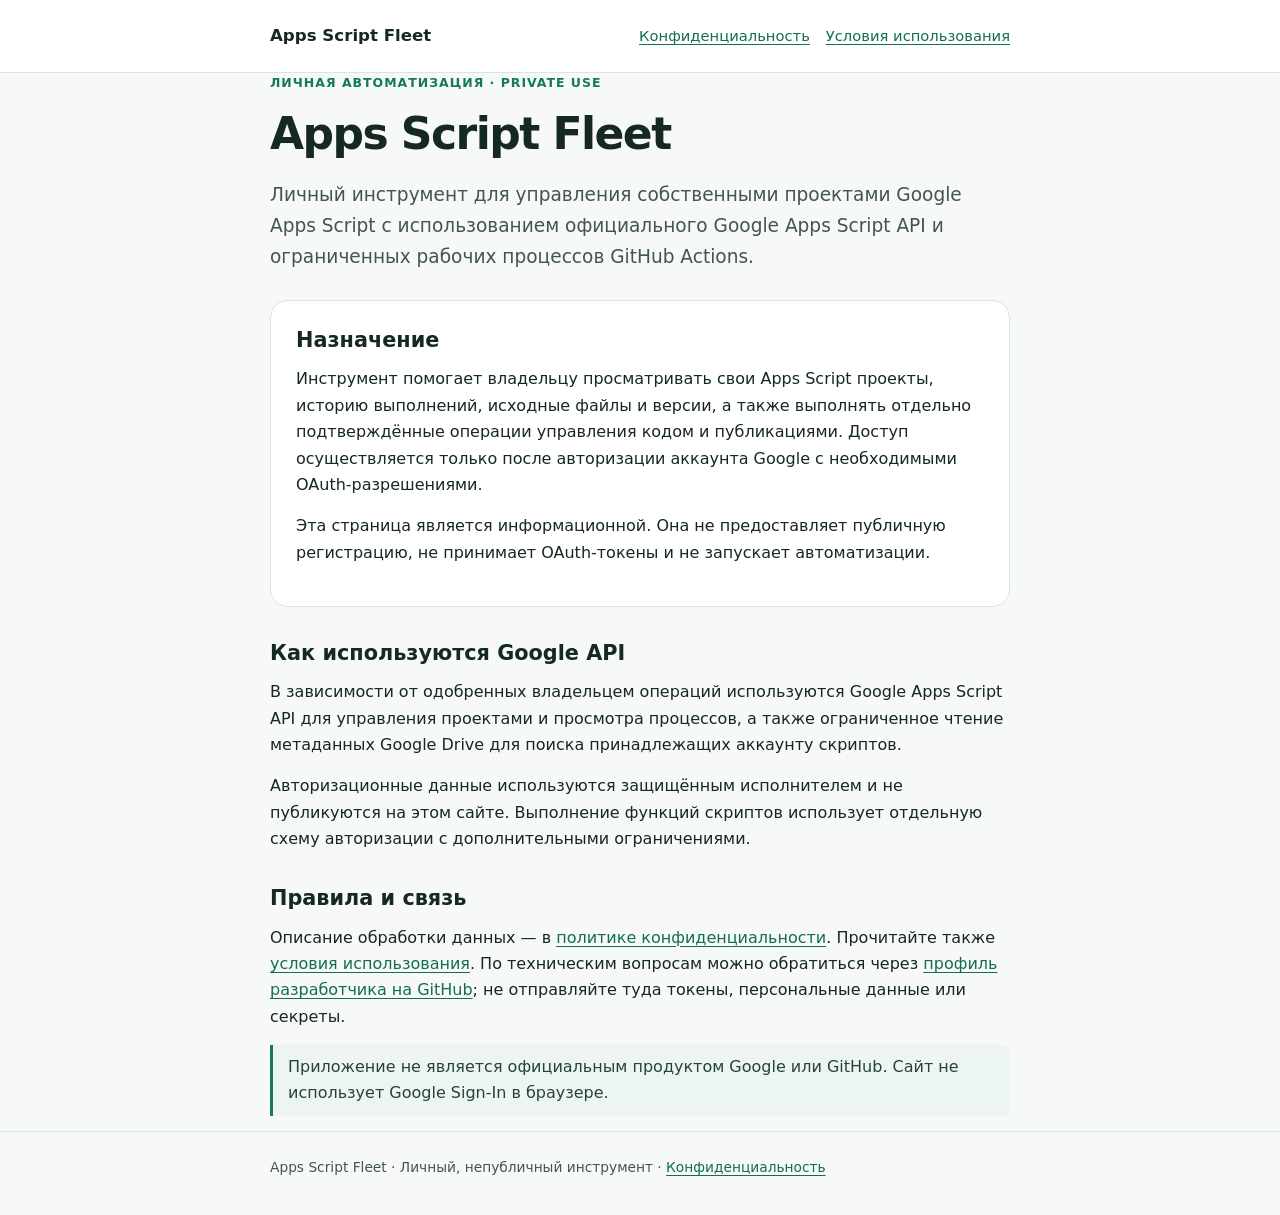
<file: index.html>
<!doctype html>
<html lang="ru">
<head><meta charset="utf-8"><meta name="viewport" content="width=device-width,initial-scale=1"><meta name="color-scheme" content="light"><meta name="description" content="Apps Script Fleet — техническая страница личного инструмента управления Google Apps Script через официальный API."><title>Apps Script Fleet — личная автоматизация</title><link rel="stylesheet" href="/styles.css"></head>
<body><header class="head"><div class="wrap"><a class="mark" href="/">Apps Script Fleet</a><nav aria-label="Навигация"><a href="/privacy.html">Конфиденциальность</a><a href="/terms.html">Условия использования</a></nav></div></header>
<main class="wrap"><p class="eyebrow">Личная автоматизация · Private use</p><h1>Apps Script Fleet</h1>
<p class="lead">Личный инструмент для управления собственными проектами Google Apps Script с использованием официального Google Apps Script API и ограниченных рабочих процессов GitHub Actions.</p>
<div class="panel"><h2>Назначение</h2><p>Инструмент помогает владельцу просматривать свои Apps Script проекты, историю выполнений, исходные файлы и версии, а также выполнять отдельно подтверждённые операции управления кодом и публикациями. Доступ осуществляется только после авторизации аккаунта Google с необходимыми OAuth-разрешениями.</p><p>Эта страница является информационной. Она не предоставляет публичную регистрацию, не принимает OAuth-токены и не запускает автоматизации.</p></div>
<h2>Как используются Google API</h2><p>В зависимости от одобренных владельцем операций используются Google Apps Script API для управления проектами и просмотра процессов, а также ограниченное чтение метаданных Google Drive для поиска принадлежащих аккаунту скриптов.</p><p>Авторизационные данные используются защищённым исполнителем и не публикуются на этом сайте. Выполнение функций скриптов использует отдельную схему авторизации с дополнительными ограничениями.</p>
<h2>Правила и связь</h2><p>Описание обработки данных — в <a href="/privacy.html">политике конфиденциальности</a>. Прочитайте также <a href="/terms.html">условия использования</a>. По техническим вопросам можно обратиться через <a href="https://github.com/Ilia-dr">профиль разработчика на GitHub</a>; не отправляйте туда токены, персональные данные или секреты.</p>
<p class="note">Приложение не является официальным продуктом Google или GitHub. Сайт не использует Google Sign-In в браузере.</p></main>
<footer class="foot"><div class="wrap">Apps Script Fleet · Личный, непубличный инструмент · <a href="/privacy.html">Конфиденциальность</a></div></footer></body></html>
</file>
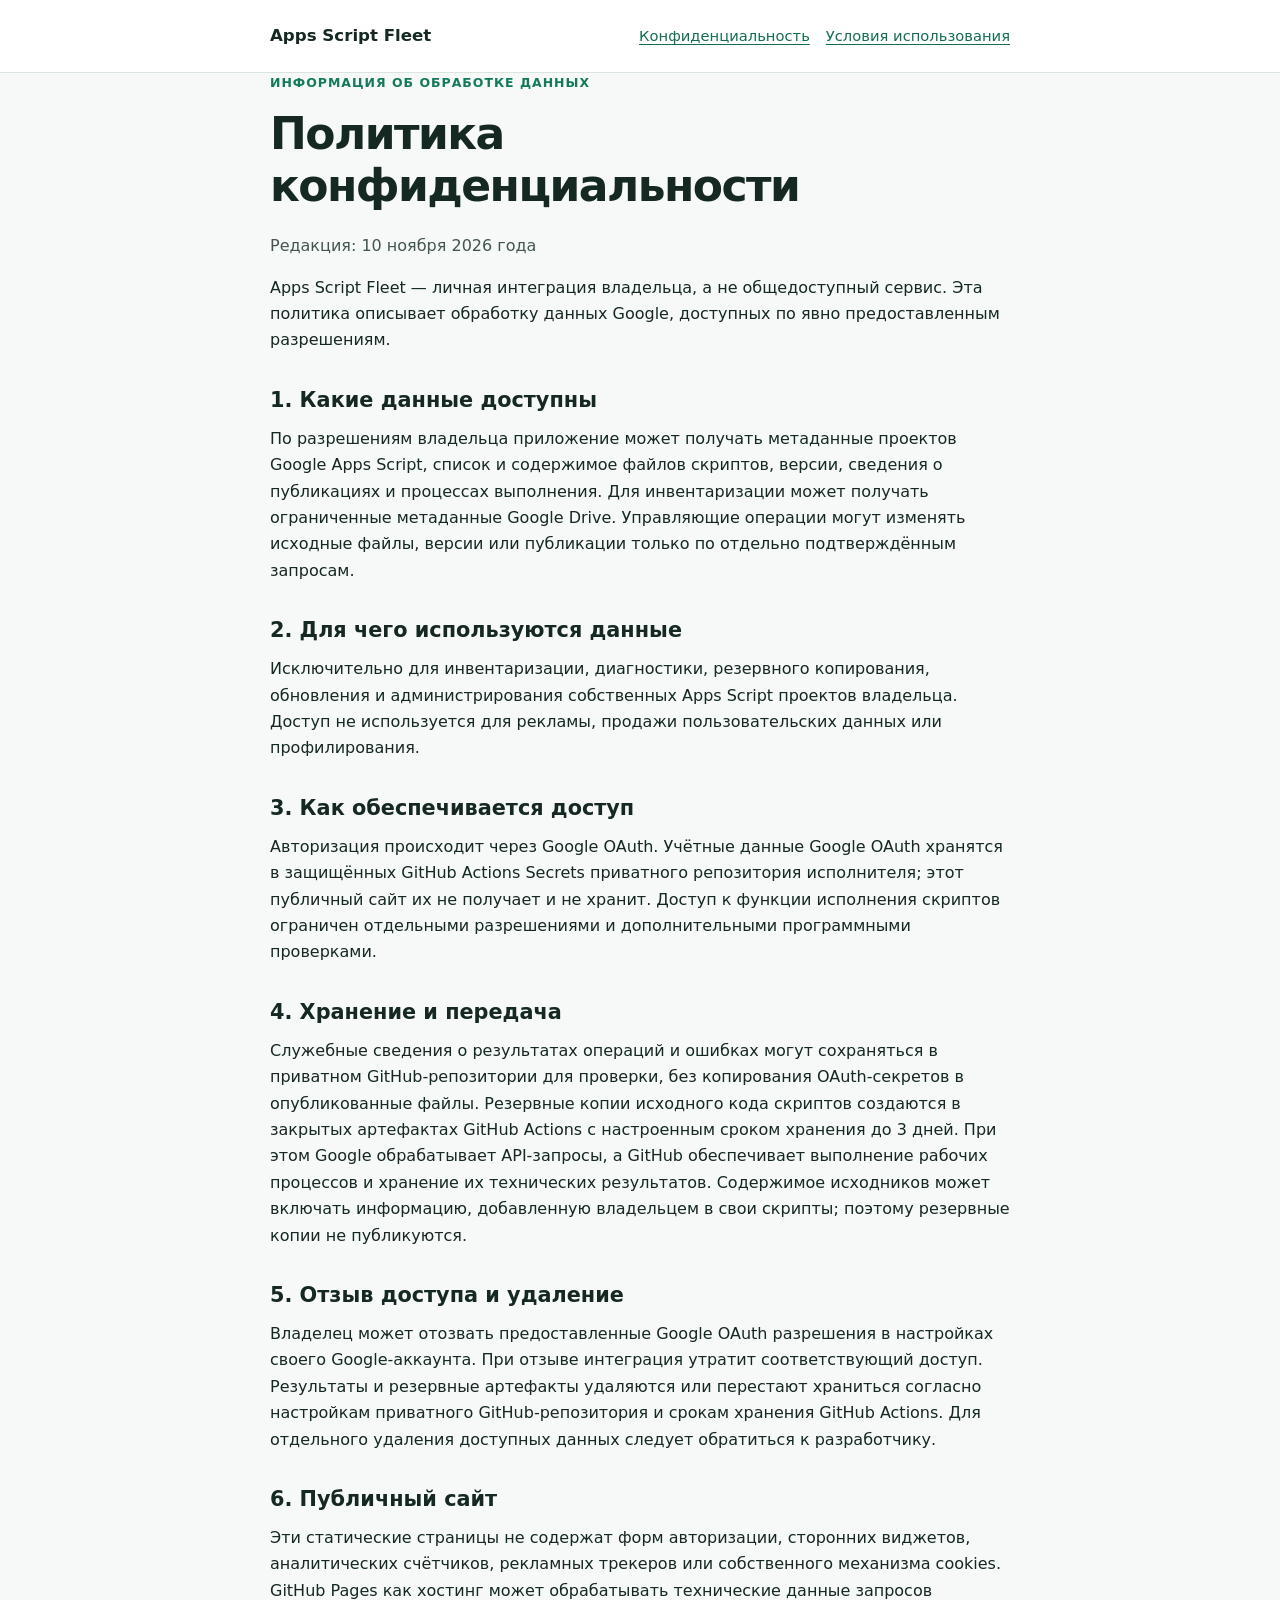
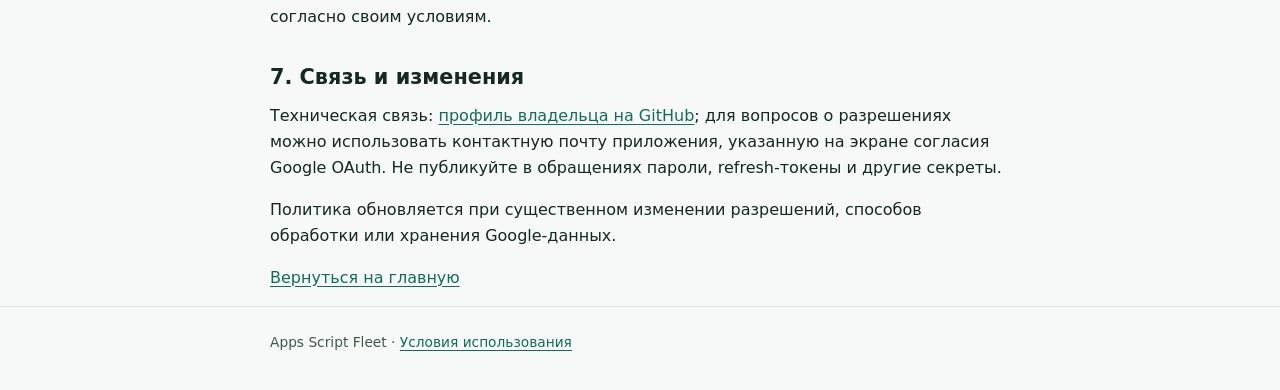
<file: privacy.html>
<!doctype html>
<html lang="ru"><head><meta charset="utf-8"><meta name="viewport" content="width=device-width,initial-scale=1"><meta name="description" content="Политика конфиденциальности приложения Apps Script Fleet."><title>Конфиденциальность — Apps Script Fleet</title><link rel="stylesheet" href="/styles.css"></head><body>
<header class="head"><div class="wrap"><a class="mark" href="/">Apps Script Fleet</a><nav aria-label="Навигация"><a aria-current="page" href="/privacy.html">Конфиденциальность</a><a href="/terms.html">Условия использования</a></nav></div></header>
<main class="wrap"><p class="eyebrow">Информация об обработке данных</p><h1>Политика конфиденциальности</h1><p><time datetime="2026-11-10">Редакция: 10 ноября 2026 года</time></p>
<p>Apps Script Fleet — личная интеграция владельца, а не общедоступный сервис. Эта политика описывает обработку данных Google, доступных по явно предоставленным разрешениям.</p>
<h2>1. Какие данные доступны</h2><p>По разрешениям владельца приложение может получать метаданные проектов Google Apps Script, список и содержимое файлов скриптов, версии, сведения о публикациях и процессах выполнения. Для инвентаризации может получать ограниченные метаданные Google Drive. Управляющие операции могут изменять исходные файлы, версии или публикации только по отдельно подтверждённым запросам.</p>
<h2>2. Для чего используются данные</h2><p>Исключительно для инвентаризации, диагностики, резервного копирования, обновления и администрирования собственных Apps Script проектов владельца. Доступ не используется для рекламы, продажи пользовательских данных или профилирования.</p>
<h2>3. Как обеспечивается доступ</h2><p>Авторизация происходит через Google OAuth. Учётные данные Google OAuth хранятся в защищённых GitHub Actions Secrets приватного репозитория исполнителя; этот публичный сайт их не получает и не хранит. Доступ к функции исполнения скриптов ограничен отдельными разрешениями и дополнительными программными проверками.</p>
<h2>4. Хранение и передача</h2><p>Служебные сведения о результатах операций и ошибках могут сохраняться в приватном GitHub-репозитории для проверки, без копирования OAuth-секретов в опубликованные файлы. Резервные копии исходного кода скриптов создаются в закрытых артефактах GitHub Actions с настроенным сроком хранения до 3 дней. При этом Google обрабатывает API-запросы, а GitHub обеспечивает выполнение рабочих процессов и хранение их технических результатов. Содержимое исходников может включать информацию, добавленную владельцем в свои скрипты; поэтому резервные копии не публикуются.</p>
<h2>5. Отзыв доступа и удаление</h2><p>Владелец может отозвать предоставленные Google OAuth разрешения в настройках своего Google-аккаунта. При отзыве интеграция утратит соответствующий доступ. Результаты и резервные артефакты удаляются или перестают храниться согласно настройкам приватного GitHub-репозитория и срокам хранения GitHub Actions. Для отдельного удаления доступных данных следует обратиться к разработчику.</p>
<h2>6. Публичный сайт</h2><p>Эти статические страницы не содержат форм авторизации, сторонних виджетов, аналитических счётчиков, рекламных трекеров или собственного механизма cookies. GitHub Pages как хостинг может обрабатывать технические данные запросов согласно своим условиям.</p>
<h2>7. Связь и изменения</h2><p>Техническая связь: <a href="https://github.com/Ilia-dr">профиль владельца на GitHub</a>; для вопросов о разрешениях можно использовать контактную почту приложения, указанную на экране согласия Google OAuth. Не публикуйте в обращениях пароли, refresh-токены и другие секреты.</p><p>Политика обновляется при существенном изменении разрешений, способов обработки или хранения Google-данных.</p><p><a href="/">Вернуться на главную</a></p></main><footer class="foot"><div class="wrap">Apps Script Fleet · <a href="/terms.html">Условия использования</a></div></footer></body></html>
</file>
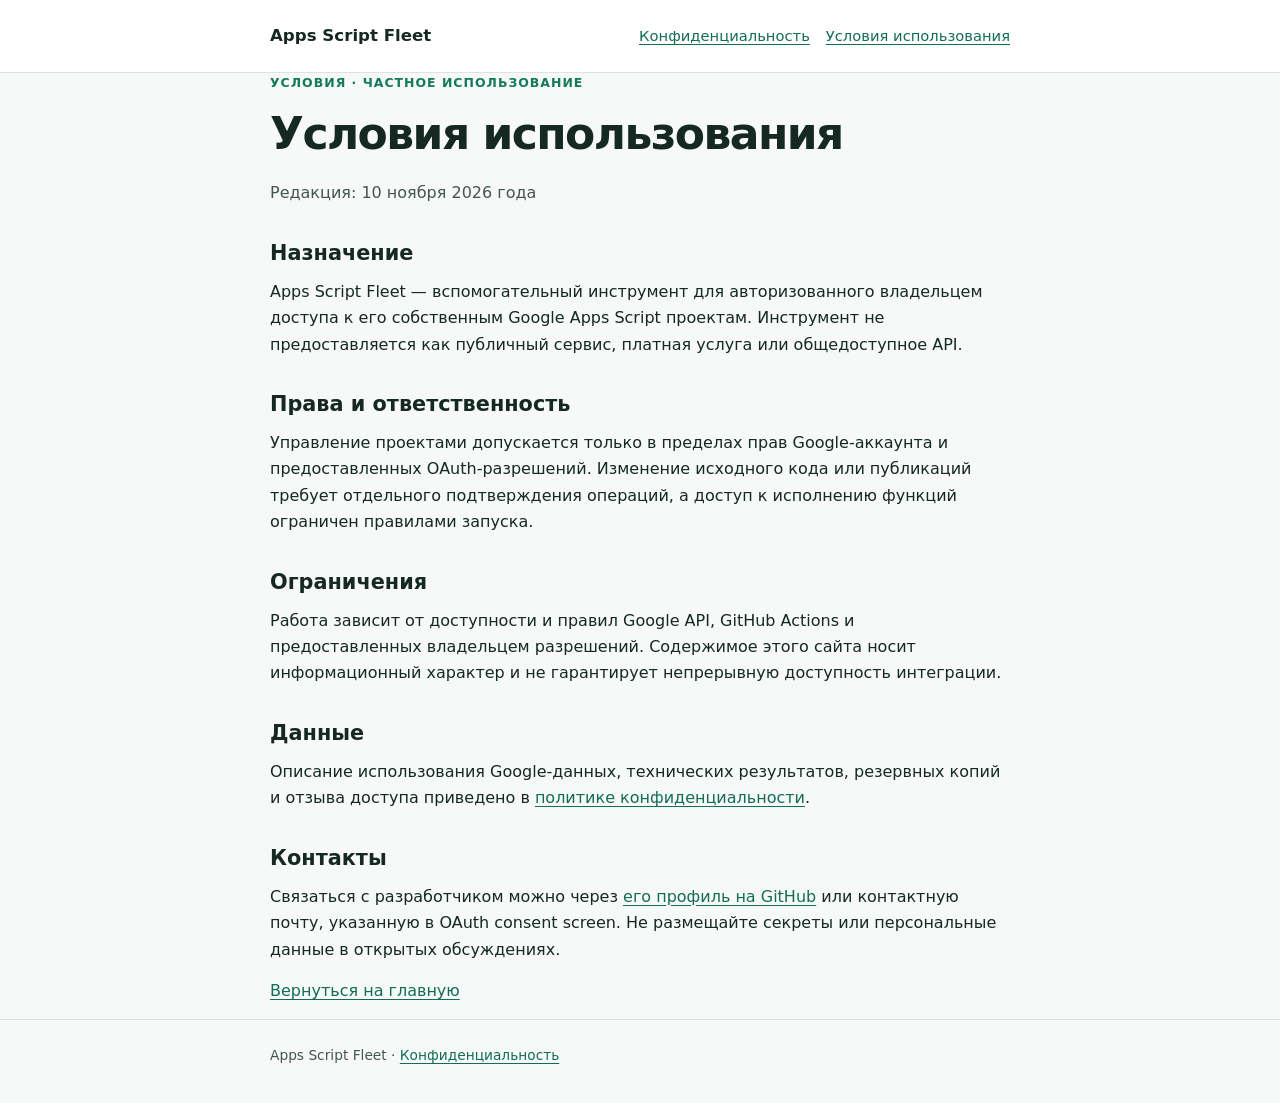
<file: terms.html>
<!doctype html>
<html lang="ru"><head><meta charset="utf-8"><meta name="viewport" content="width=device-width,initial-scale=1"><meta name="description" content="Условия использования личной интеграции Apps Script Fleet."><title>Условия использования — Apps Script Fleet</title><link rel="stylesheet" href="/styles.css"></head>
<body><header class="head"><div class="wrap"><a class="mark" href="/">Apps Script Fleet</a><nav aria-label="Навигация"><a href="/privacy.html">Конфиденциальность</a><a aria-current="page" href="/terms.html">Условия использования</a></nav></div></header>
<main class="wrap"><p class="eyebrow">Условия · Частное использование</p><h1>Условия использования</h1><p><time datetime="2026-11-10">Редакция: 10 ноября 2026 года</time></p>
<h2>Назначение</h2><p>Apps Script Fleet — вспомогательный инструмент для авторизованного владельцем доступа к его собственным Google Apps Script проектам. Инструмент не предоставляется как публичный сервис, платная услуга или общедоступное API.</p>
<h2>Права и ответственность</h2><p>Управление проектами допускается только в пределах прав Google-аккаунта и предоставленных OAuth-разрешений. Изменение исходного кода или публикаций требует отдельного подтверждения операций, а доступ к исполнению функций ограничен правилами запуска.</p>
<h2>Ограничения</h2><p>Работа зависит от доступности и правил Google API, GitHub Actions и предоставленных владельцем разрешений. Содержимое этого сайта носит информационный характер и не гарантирует непрерывную доступность интеграции.</p>
<h2>Данные</h2><p>Описание использования Google-данных, технических результатов, резервных копий и отзыва доступа приведено в <a href="/privacy.html">политике конфиденциальности</a>.</p>
<h2>Контакты</h2><p>Связаться с разработчиком можно через <a href="https://github.com/Ilia-dr">его профиль на GitHub</a> или контактную почту, указанную в OAuth consent screen. Не размещайте секреты или персональные данные в открытых обсуждениях.</p><p><a href="/">Вернуться на главную</a></p></main>
<footer class="foot"><div class="wrap">Apps Script Fleet · <a href="/privacy.html">Конфиденциальность</a></div></footer></body></html>
</file>
<file: styles.css>
:root{color-scheme:light;--bg:#f6f9f7;--surface:#fff;--ink:#152822;--sub:#43564d;--green:#147a5b;--edge:#dae5df;--focus:#684ac7;font:16px/1.65 system-ui,-apple-system,"Segoe UI",Arial,sans-serif}
*{box-sizing:border-box}html{scroll-behavior:smooth}body{margin:0;background:var(--bg);color:var(--ink)}a{color:#126d54;text-underline-offset:.2em}a:hover{color:#0d4b39}a:focus-visible{outline:3px solid var(--focus);outline-offset:3px;border-radius:3px}.wrap{max-width:780px;margin:auto;padding:0 20px}.head{border-bottom:1px solid var(--edge);background:#fff}.head .wrap{display:flex;gap:16px;align-items:center;justify-content:space-between;min-height:72px;flex-wrap:wrap;padding-top:8px;padding-bottom:8px}.mark{font-size:1.04rem;font-weight:750;text-decoration:none;color:var(--ink)}nav{display:flex;flex-wrap:wrap;gap:16px;font-size:.92rem}main{padding:52px 0 64px}h1{font-size:clamp(1.9rem,4vw,2.75rem);letter-spacing:-.035em;line-height:1.2;margin:0 0 20px}h2{font-size:1.3rem;line-height:1.35;margin:32px 0 12px}h3{font-size:1.05rem;margin:24px 0 10px}p,li{max-width:74ch}p{margin:0 0 15px}li{margin-bottom:8px}.eyebrow{font-size:.78rem;letter-spacing:.08em;text-transform:uppercase;font-weight:700;color:var(--green);margin:0 0 14px}.lead{font-size:1.16rem;color:var(--sub);line-height:1.65}.panel{background:var(--surface);border:1px solid var(--edge);border-radius:18px;padding:25px;margin:28px 0}.panel h2:first-child{margin-top:0}.note{border-left:3px solid var(--green);padding:9px 15px;background:#edf5f0;border-radius:0 8px 8px 0;color:#274339}.foot{border-top:1px solid var(--edge);padding:24px 0 36px;color:var(--sub);font-size:.86rem}time{color:var(--sub)}code{font-size:.89em;background:#ebf2ee;border-radius:4px;padding:2px 5px}@media(max-width:520px){main{padding:32px 0 48px}.head .wrap{align-items:flex-start;gap:5px}.panel{padding:20px}nav{gap:12px}}
</file>
